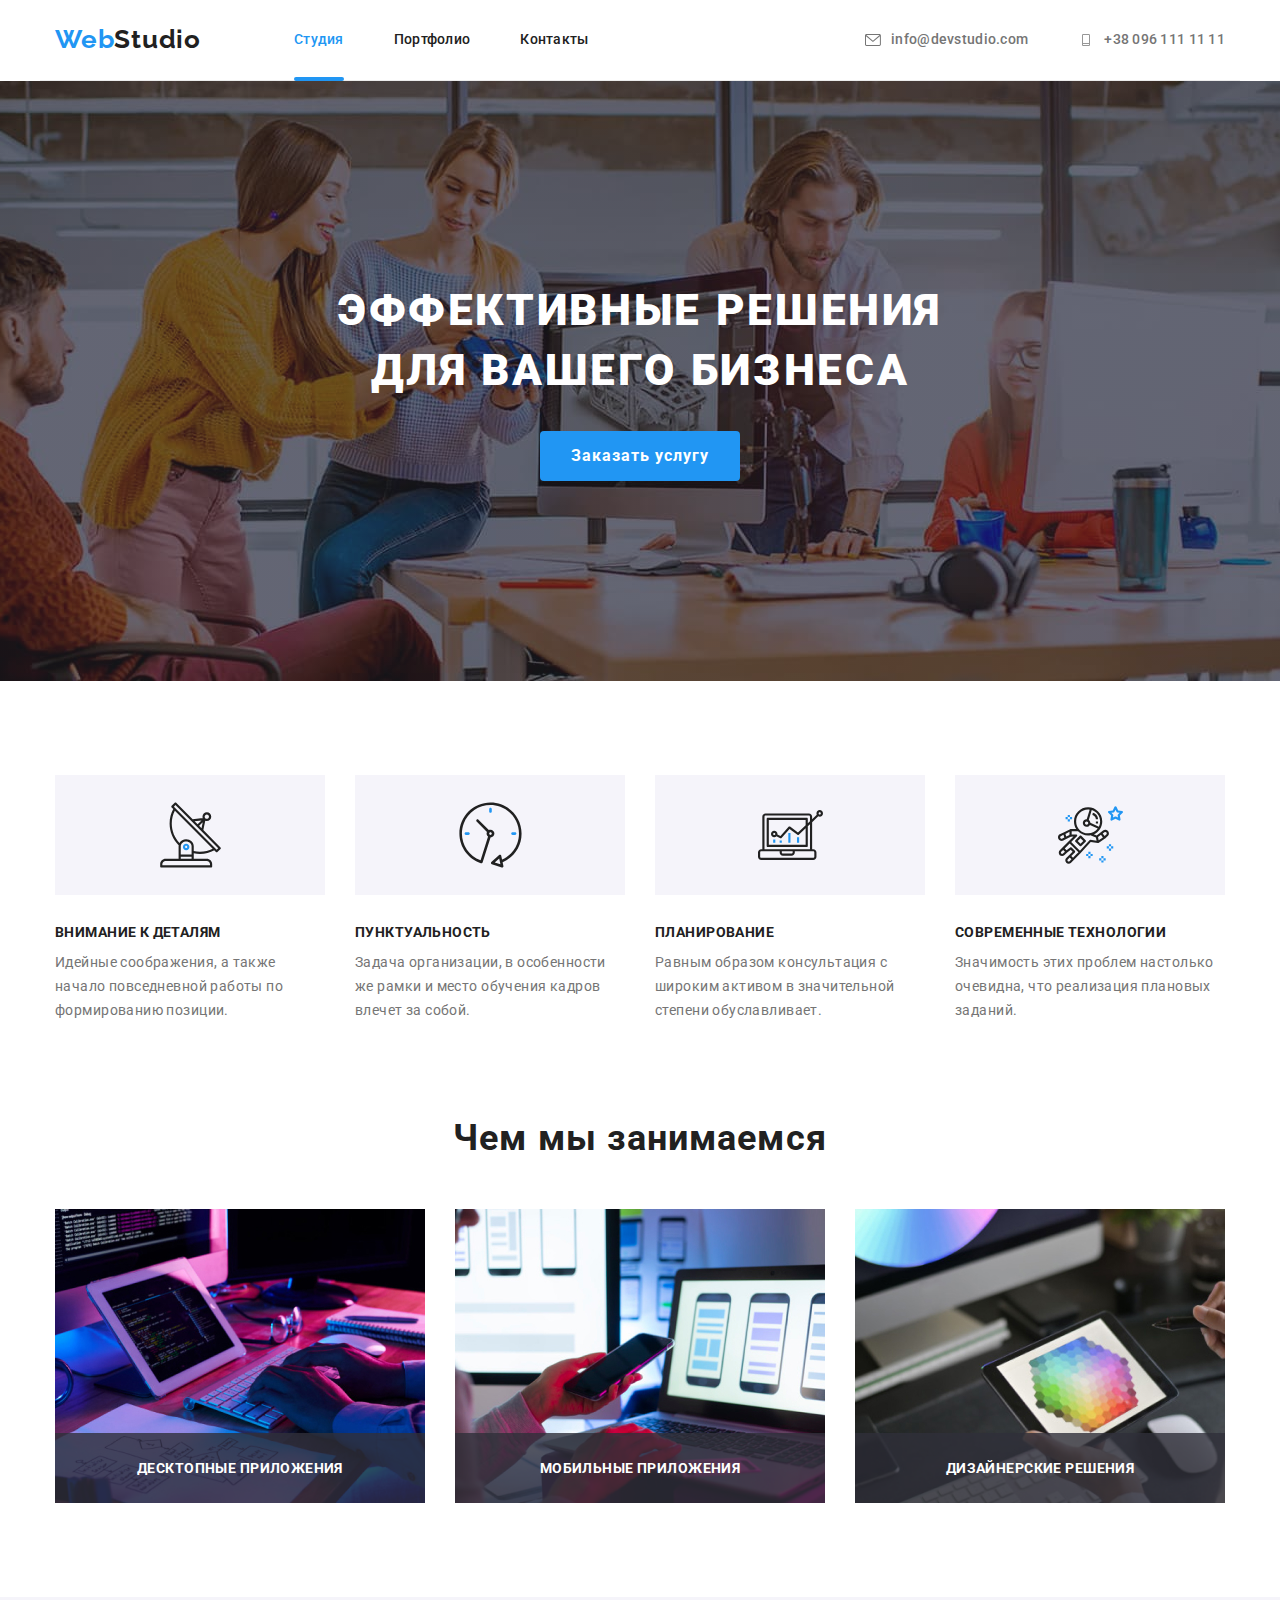
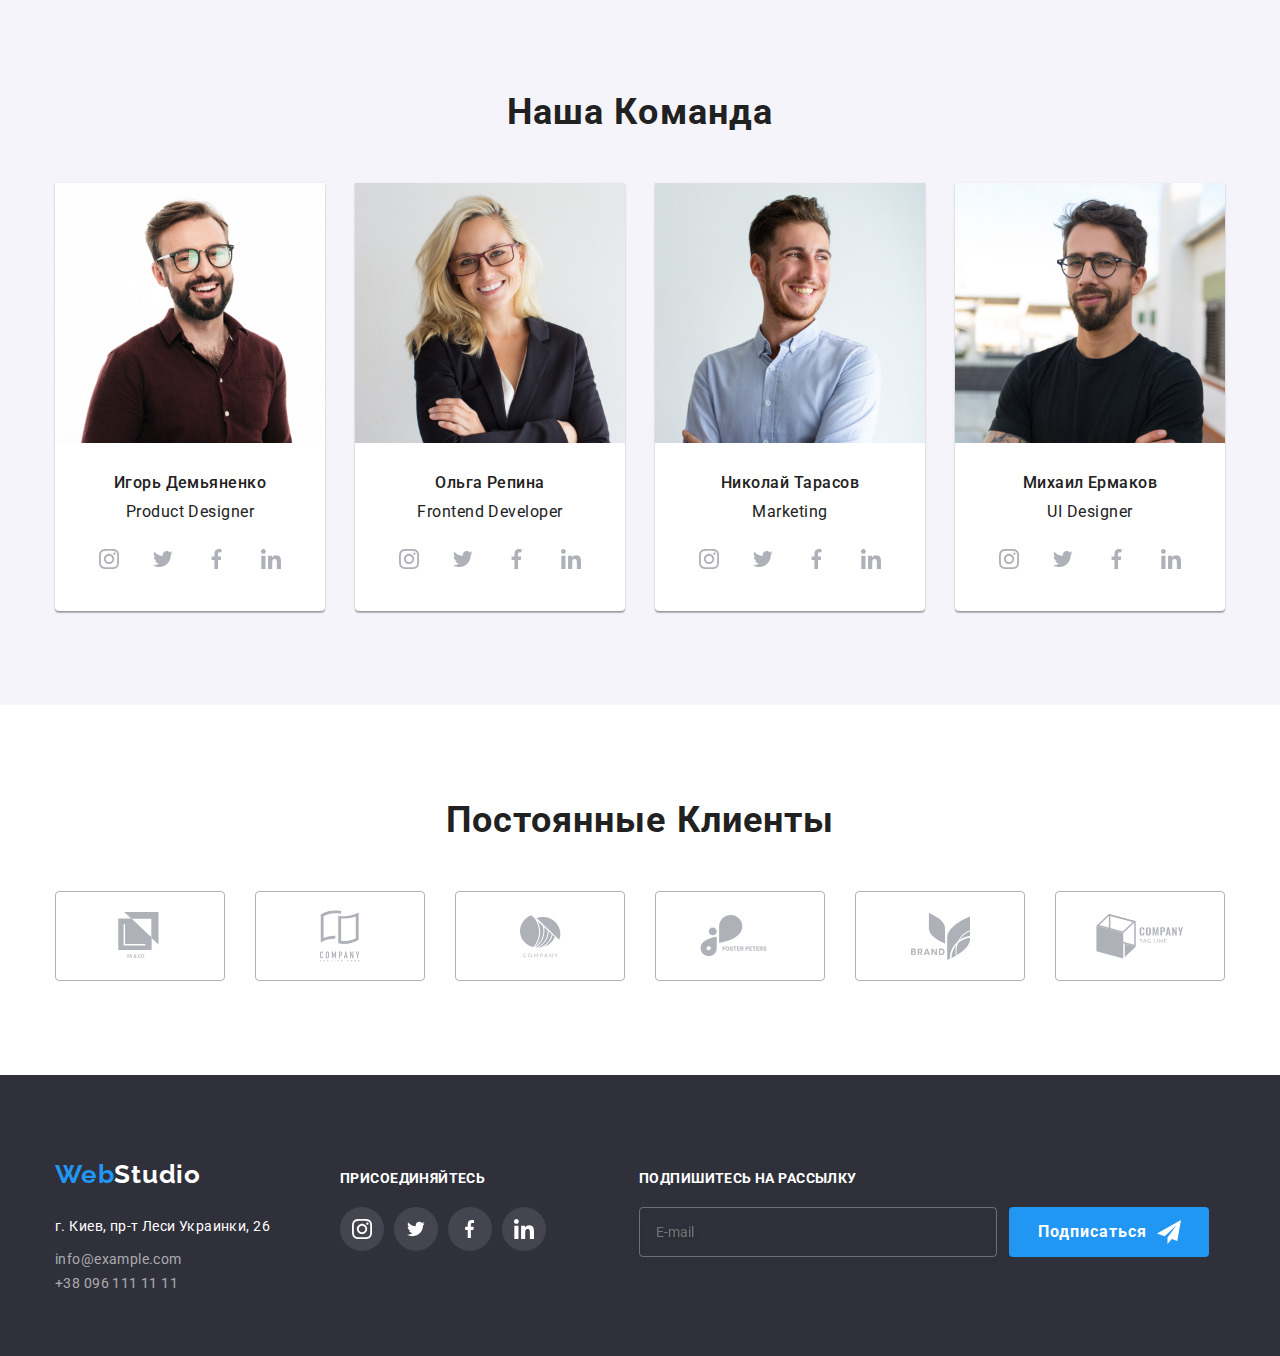
<file: index.html>
<!DOCTYPE html>
<html lang="ru">
  <head>
    <meta charset="UTF-8" />
    <meta name="viewport" content="width=device-width, initial-scale=1.0" />
    <link rel="stylesheet" href="./css/modern-normalize.css" />
    <link rel="stylesheet" href="./css/common.css" />
    <link rel="stylesheet" href="./css/main.css" />
    <link rel="preconnect" href="https://fonts.gstatic.com" />
    <link
      href="https://fonts.googleapis.com/css2?family=Raleway:wght@700&family=Roboto:wght@400;500;700;900&display=swap"
      rel="stylesheet"
    />
    <title>WebStudio</title>
  </head>
  <body>
    <!-- HEADER -->
    <header class="header">
      <div class="container header__container">
        <nav class="nav">
          <a class="logotype" href="./index.html"
            ><span class="logotype__accent-logo">Web</span>Studio</a
          >
          <ul class="nav-list">
            <li class="nav-list__item nav-list__item--current"><a href="./index.html">Студия</a></li>
            <li class="nav-list__item"><a href="./portfolio.html">Портфолио</a></li>
            <li class="nav-list__item"><a href="">Контакты</a></li>
          </ul>
        </nav>
        <ul class="contacts">
          <li class="contacts__item">
            <a href="mailto:info@devstudio.com">
              <svg class="contacts__icon" width="16px" height="12px">
                <use href="./img/icons.svg#icon-email"></use>
              </svg>
              info@devstudio.com</a
            >
          </li>
          <li class="contacts__item">
            <a href="tel:+380961111111">
              <svg class="contacts__icon" width="10px" height="16px">
                <use href="./img/icons.svg#icon-phone"></use>
              </svg>
              +38 096 111 11 11</a
            >
          </li>
        </ul>
      </div>
    </header>
    <!-- MAIN -->
    <main>
      <!--Section HERO-->
      <section class="hero">
        <div class="hero__wrap">
          <h1 class="hero__title">
            Эффективные решения <br />
            для вашего бизнеса
          </h1>
          <button class="submit-btn submit-btn--wrapper" data-open-modal>Заказать услугу</button>
          <div class="backdrop is-hidden" data-backdrop>
            <div class="modal">
              <button class="modal__close-button" data-close-modal>
                <svg width="11px" height="11px">
                  <use href="./img/icons.svg#icon-close"></use>
                </svg>
              </button>
                <h3 class="modal__title">
                  Оставьте свои данные, мы вам перезвоним
                </h3>
                <form class="modal-form">
                  <div class="modal-form__element">
                    <label for="name" class="modal-form__label">Имя</label>
                    <input
                      class="modal-form__input"
                      type="text"
                      name="name"
                      id="name"
                      autofocus
                      required
                      minlength="2"
                      maxlength="15"
                    />
                    <svg class="modal-form__icon" width="18px" height="18px">
                      <use href="./img/icons.svg#input-person"></use>
                    </svg>
                  </div>
                  <div class="modal-form">
                    <label for="tel" class="modal-form__label">Телефон</label>
                    <input
                      class="modal-form__input"
                      type="text"
                      name="tel"
                      id="tel"
                      required
                      minlength="10"
                      maxlength="10"
                    />
                    <svg class="modal-form__icon" width="18px" height="18px">
                      <use href="./img/icons.svg#input-phone"></use>
                    </svg>
                  </div>
                  <div class="modal-form">
                    <label for="email" class="modal-form__label">Почта</label>
                    <input
                      class="modal-form__input"
                      type="email"
                      name="email"
                      id="email"
                      required
                      minlength="2"
                      maxlength="15"
                    />
                    <svg class="modal-form__icon" width="18px" height="18px">
                      <use href="./img/icons.svg#input-mail"></use>
                    </svg>
                  </div>
                  <div class="modal-form">
                    <label for="comment" class="modal-form__label">Комментарий</label>
                    <textarea
                      placeholder="Введите текст"
                      class="modal-form__comment"
                      name="comment"
                      id="comment"
                    ></textarea>
                  </div>
                  <label for="conditions" class="modal-form__checkbox-label">
                    <span class="modal-form__checkbox-wrapper">
                      <input
                        class="modal-form__custom-checkbox"
                        type="checkbox"
                        name="conditions"
                        value="conditions submitted"
                        id="conditions"
                        required
                      />
                      <svg
                        class="modal-form__checkbox-icon"
                        width="16px"
                        height="15px"
                      >
                        <use href="./img/icons.svg#icon-checked"></use>
                      </svg>
                    </span>
                    <span class="modal-form__policy-text">
                      Соглашаюсь с рассылкой и принимаю
                      <span class="modal-form__policy-link">
                        <a href="/">Условия договора</a>
                      </span>
                    </span>
                  </label>
                  <div class="button-position">
                    <button class="submit-btn submit-btn--wrapper" type="submit">Отправить</button>
                  </div>
                </form>
            </div>
          </div>
        </div>
      </section>
      <!--Section features-->
      <section class="our-features">
        <h2 class="visually-hidden">Наши Особенности</h2>
        <div class="container">
          <ul class="our-features__list">
            <li class="our-features__item">
              <div class="our-features__thumb">
                <svg class="our-features__icon">
                  <use href="./img/icons.svg#icon-our-features1"></use>
                </svg>
              </div>
              <h3 class="our-features__title">Внимание к деталям</h3>
              <p class="our-features__text">
                Идейные соображения, а также начало повседневной работы по
                формированию позиции.
              </p>
            </li>
            <li class="our-features__item">
              <div class="our-features__thumb">
                <svg class="our-features__icon">
                  <use href="./img/icons.svg#icon-our-features2"></use>
                </svg>
              </div>
              <h3 class="our-features__title">Пунктуальность</h3>
              <p class="our-features__text">
                Задача организации, в особенности же рамки и место обучения
                кадров влечет за собой.
              </p>
            </li>
            <li class="our-features__item">
              <div class="our-features__thumb">
                <svg class="our-features__icon">
                  <use href="./img/icons.svg#icon-our-features3"></use>
                </svg>
              </div>
              <h3 class="our-features__title">Планирование</h3>
              <p class="our-features__text">
                Равным образом консультация с широким активом в значительной
                степени обуславливает.
              </p>
            </li>
            <li class="our-features__item">
              <div class="our-features__thumb">
                <svg class="our-features__icon">
                  <use href="./img/icons.svg#icon-our-features4"></use>
                </svg>
              </div>
              <h3 class="our-features__title">Современные технологии</h3>
              <p class="our-features__text">
                Значимость этих проблем настолько очевидна, что реализация
                плановых заданий.
              </p>
            </li>
          </ul>
        </div>
      </section>
      <!--Section WHAT DO WE DO ?-->
      <section class="we-do">
        <div class="container">
          <h2 class="we-do__title">Чем мы занимаемся</h2>
          <ul class="we-do__list">
            <li class="we-do__item">
              <img src="./img/we-do/wedo1.jpg" alt="something1" width="370" />
              <div class="we-do__text-position">
                <p class="we-do__text">Десктопные приложения</p>
              </div>
            </li>
            <li class="we-do__item">
              <img src="./img/we-do/wedo2.jpg" alt="something2" width="370" />
              <div class="we-do__text-position">
                <p class="we-do__text">Мобильные приложения</p>
              </div>
            </li>
            <li class="we-do__item">
              <img src="./img/we-do/wedo3.jpg" alt="something3" width="370" />
              <div class="we-do__text-position">
                <p class="we-do__text">Дизайнерские решения</p>
              </div>
            </li>
          </ul>
        </div>
      </section>
      <!--Section OUR TEAM-->
      <section class="our-team">
        <div class="container">
          <h2 class="our-team__title">Наша Команда</h2>
          <ul class="our-team__list">
            <li class="our-team__item">
              <img src="./img/our-team/igor.jpg" alt="photo-igor" width="270" />
              <div class="our-team__description">
                <h3 class="our-team__name">Игорь Демьяненко</h3>
                <p class="our-team__position">Product Designer</p>
                <ul class="our-team__social-list">
                  <li class="our-team__social-item">
                    <a href="./" class="our-team__social-link">
                      <svg class="our-team__social-icon" width="20px" height="20px">
                        <use href="./img/icons.svg#icon-instagram"></use>
                      </svg>
                    </a>
                  </li>
                  <li class="our-team__social-item">
                    <a href="./" class="our-team__social-link">
                      <svg class="our-team__social-icon" width="20px" height="20px">
                        <use href="./img/icons.svg#icon-twitter"></use>
                      </svg>
                    </a>
                  </li>
                  <li class="our-team__social-item">
                    <a href="./" class="our-team__social-link">
                      <svg class="our-team__social-icon" width="20px" height="20px">
                        <use href="./img/icons.svg#icon-facebook"></use>
                      </svg>
                    </a>
                  </li>
                  <li class="our-team__social-item">
                    <a href="./" class="our-team__social-link">
                      <svg class="our-team__social-icon" width="20px" height="20px">
                        <use href="./img/icons.svg#icon-linkedin"></use>
                      </svg>
                    </a>
                  </li>
                </ul>
              </div>
            </li>
            <li class="our-team__item">
              <img src="./img/our-team/olga.jpg" alt="photo-olga" width="270" />
              <div class="our-team__description">
                <h3 class="our-team__name">Ольга Репина</h3>
                <p class="our-team__position">Frontend Developer</p>
                <ul class="our-team__social-list">
                  <li class="our-team__social-item">
                    <a href="./" class="our-team__social-link">
                      <svg class="our-team__social-icon" width="20px" height="20px">
                        <use href="./img/icons.svg#icon-instagram"></use>
                      </svg>
                    </a>
                  </li>
                  <li class="our-team__social-item">
                    <a href="./" class="our-team__social-link">
                      <svg class="our-team__social-icon" width="20px" height="20px">
                        <use href="./img/icons.svg#icon-twitter"></use>
                      </svg>
                    </a>
                  </li>
                  <li class="our-team__social-item">
                    <a href="./" class="our-team__social-link">
                      <svg class="our-team__social-icon" width="20px" height="20px">
                        <use href="./img/icons.svg#icon-facebook"></use>
                      </svg>
                    </a>
                  </li>
                  <li class="our-team__social-item">
                    <a href="./" class="our-team__social-link">
                      <svg class="our-team__social-icon" width="20px" height="20px">
                        <use href="./img/icons.svg#icon-linkedin"></use>
                      </svg>
                    </a>
                  </li>
                </ul>
              </div>
            </li>
            <li class="our-team__item">
              <img
                src="./img/our-team/nikolai.jpg"
                alt="photo-nikolai"
                width="270"
              />
              <div class="our-team__description">
                <h3 class="our-team__name">Николай Тарасов</h3>
                <p class="our-team__position">Marketing</p>
                <ul class="our-team__social-list">
                  <li class="our-team__social-item">
                    <a href="./" class="our-team__social-link">
                      <svg class="our-team__social-icon" width="20px" height="20px">
                        <use href="./img/icons.svg#icon-instagram"></use>
                      </svg>
                    </a>
                  </li>
                  <li class="our-team__social-item">
                    <a href="./" class="our-team__social-link">
                      <svg class="our-team__social-icon" width="20px" height="20px">
                        <use href="./img/icons.svg#icon-twitter"></use>
                      </svg>
                    </a>
                  </li>
                  <li class="our-team__social-item">
                    <a href="./" class="our-team__social-link">
                      <svg class="our-team__social-icon" width="20px" height="20px">
                        <use href="./img/icons.svg#icon-facebook"></use>
                      </svg>
                    </a>
                  </li>
                  <li class="our-team__social-item">
                    <a href="./" class="our-team__social-link">
                      <svg class="our-team__social-icon" width="20px" height="20px">
                        <use href="./img/icons.svg#icon-linkedin"></use>
                      </svg>
                    </a>
                  </li>
                </ul>
              </div>
            </li>
            <li class="our-team__item">
              <img
                src="./img/our-team/mikhail.jpg"
                alt="photo-mikhail"
                width="270"
              />
              <div class="our-team__description">
                <h3 class="our-team__name">Михаил Ермаков</h3>
                <p class="our-team__position">UI Designer</p>
                <ul class="our-team__social-list">
                  <li class="our-team__social-item">
                    <a href="./" class="our-team__social-link">
                      <svg class="our-team__social-icon" width="20px" height="20px">
                        <use href="./img/icons.svg#icon-instagram"></use>
                      </svg>
                    </a>
                  </li>
                  <li class="our-team__social-item">
                    <a href="./" class="our-team__social-link">
                      <svg class="our-team__social-icon" width="20px" height="20px">
                        <use href="./img/icons.svg#icon-twitter"></use>
                      </svg>
                    </a>
                  </li>
                  <li class="our-team__social-item">
                    <a href="./" class="our-team__social-link">
                      <svg class="our-team__social-icon" width="20px" height="20px">
                        <use href="./img/icons.svg#icon-facebook"></use>
                      </svg>
                    </a>
                  </li>
                  <li class="our-team__social-item">
                    <a href="./" class="our-team__social-link">
                      <svg class="our-team__social-icon" width="20px" height="20px">
                        <use href="./img/icons.svg#icon-linkedin"></use>
                      </svg>
                    </a>
                  </li>
                </ul>
              </div>
            </li>
          </ul>
        </div>
      </section>
      <!-- Regular Customers -->
      <section class="customer">
        <div class="container">
          <h2 class="customer__title">Постоянные Клиенты</h2>
          <ul class="customer__list">
            <li class="customer__item">
              <a class="customer__link" href=""
                ><svg class="customer__icon" width="45px" height="49px">
                  <use href="./img/icons.svg#icon-logo1"></use>
                </svg>
              </a>
            </li>
            <li class="customer__item">
              <a class="customer__link" href=""
                ><svg class="customer__icon" width="40px" height="52px">
                  <use href="./img/icons.svg#icon-logo2"></use>
                </svg>
              </a>
            </li>
            <li class="customer__item">
              <a class="customer__link" href="">
                <svg class="customer__icon" width="41px" height="43px">
                  <use href="./img/icons.svg#icon-logo3"></use>
                </svg>
              </a>
            </li>
            <li class="customer__item">
              <a class="customer__link" href="">
                <svg class="customer__icon" width="80px" height="42px">
                  <use href="./img/icons.svg#icon-logo4"></use>
                </svg>
              </a>
            </li>
            <li class="customer__item">
              <a class="customer__link" href="">
                <svg class="customer__icon" width="59px" height="47px">
                  <use href="./img/icons.svg#icon-logo5"></use>
                </svg>
              </a>
            </li>
            <li class="customer__item">
              <a class="customer__link" href="">
                <svg class="customer__icon" width="88px" height="45px">
                  <use href="./img/icons.svg#icon-logo6"></use>
                </svg>
              </a>
            </li>
          </ul>
        </div>
      </section>
    </main>
    <!-- FOOTER -->
    <footer class="footer">
      <div class="container">
        <div class="footer__content">
          <a class="logotype" href="./index.html"
            ><span class="logotype__accent-logo">Web</span>Studio</a
          >
          <address class="footer__address">
            <p>г. Киев, пр-т Леси Украинки, 26</p>
            <a class="footer__contact" href="mailto:info@example.com"
              >info@example.com</a
            >
            <a class="footer__contact" href="tel:+380961111111"
              >+38 096 111 11 11</a
            >
          </address>
        </div>
        <div class="footer__social">
          <h2 class="footer__social-title">ПРИСОЕДИНЯЙТЕСЬ</h2>
          <ul class="footer__socials-list">
            <li class="footer__socials-item">
              <a href=""
                ><svg width="20px" height="20px">
                  <use href="./img/icons.svg#icon-instagram"></use>
                </svg>
              </a>
            </li>
            <li class="footer__socials-item">
              <a href=""
                ><svg width="20px" height="16px">
                  <use href="./img/icons.svg#icon-twitter"></use>
                </svg>
              </a>
            </li>
            <li class="footer__socials-item">
              <a href=""
                ><svg width="10px" height="20px">
                  <use href="./img/icons.svg#icon-facebook"></use>
                </svg>
              </a>
            </li>
            <li class="footer__socials-item">
              <a href=""
                ><svg width="20px" height="20px">
                  <use href="./img/icons.svg#icon-linkedin"></use>
                </svg>
              </a>
            </li>
          </ul>
        </div>
        <form class="footer__form">
          <h2 class="footer__social-title">Подпишитесь на рассылку</h2>
          <div class="footer__label">
            <label for="footer__form"></label>
            <div class="footer__form-position">
              <input
                class="footer__input"
                type="email"
                id="footer__form"
                name="email"
                placeholder="E-mail"
                required
              />
              <div class="footer__button-wrapper">
                <button type="submit" class="submit-btn submit-btn--footer">
                  Подписаться
                  <svg class="footer__icon-send" width="24px" height="24px">
                    <use href="./img/icons.svg#footer__icon-send"></use>
                  </svg>
                </button>
              </div>
            </div>
          </div>
        </form>
      </div>
    </footer>
    <script src="./js/modal.js"></script>
  </body>
</html>
</file>
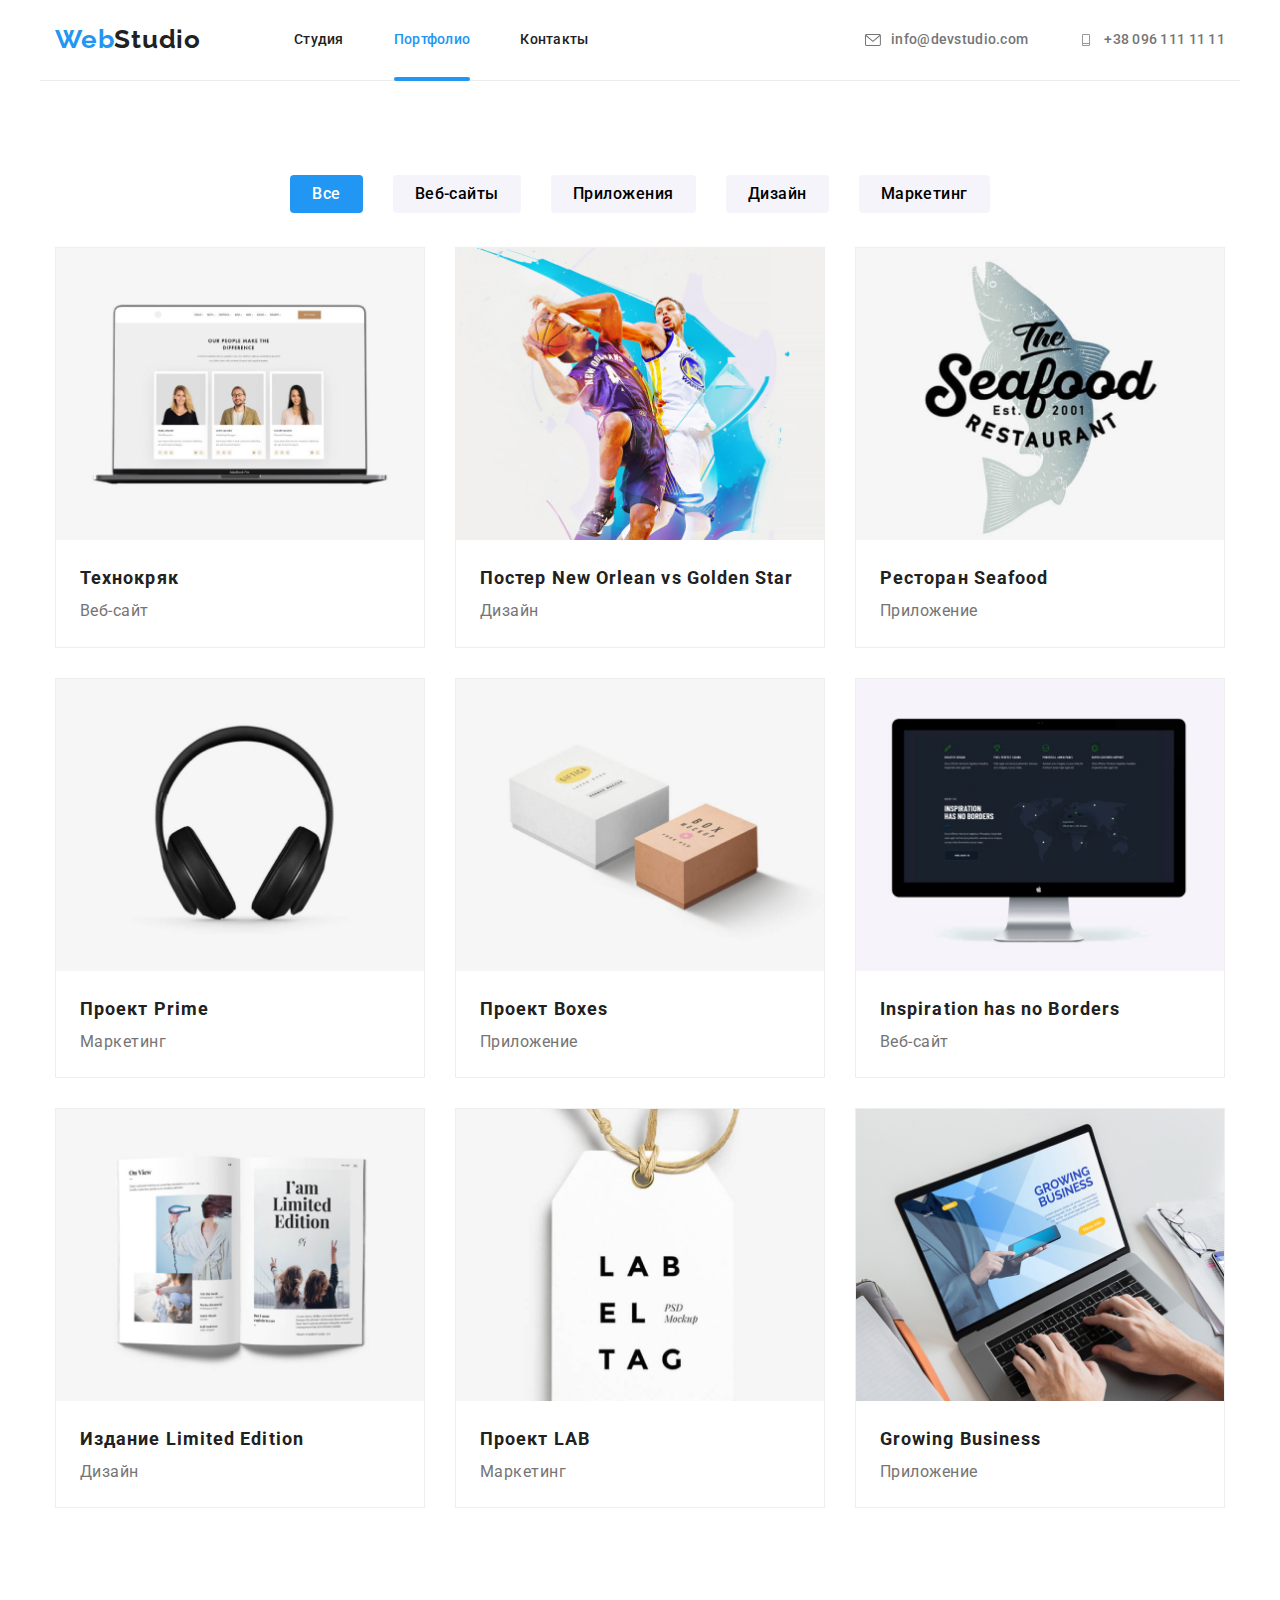
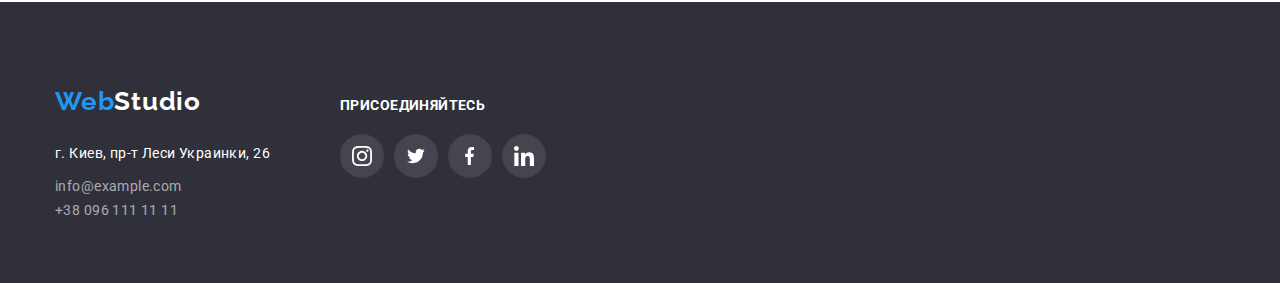
<file: portfolio.html>
<!DOCTYPE html>
<html lang="ru">
  <head>
    <meta charset="UTF-8" />
    <meta name="viewport" content="width=device-width, initial-scale=1.0" />
    <title>Портфолио</title>
    <link rel="stylesheet" href="./css/modern-normalize.css" />
    <link rel="stylesheet" href="./css/common.css" />
    <link rel="stylesheet" href="./css/portfolio.css" />
    <link rel="preconnect" href="https://fonts.gstatic.com" />
    <link
      href="https://fonts.googleapis.com/css2?family=Raleway:wght@700&family=Roboto:wght@400;500;700;900&display=swap"
      rel="stylesheet"
    />
  </head>
  <body>
    <!-- Header -->
    <header class="header">
      <div class="container header__container">
        <nav class="nav">
          <a class="logotype" href="./index.html"
            ><span class="logotype__accent-logo">Web</span>Studio</a
          >
          <ul class="nav-list">
            <li class="nav-list__item"><a href="./index.html">Студия</a></li>
            <li class="nav-list__item nav-list__item--current">
              <a href="./portfolio.html">Портфолио</a>
            </li>
            <li class="nav-list__item"><a href="">Контакты</a></li>
          </ul>
        </nav>
        <ul class="contacts">
          <li class="contacts__item">
            <a href="mailto:info@devstudio.com">
              <svg class="contacts__icon" width="16px" height="12px">
                <use href="./img/icons.svg#icon-email"></use>
              </svg>
              info@devstudio.com</a
            >
          </li>
          <li class="contacts__item">
            <a href="tel:+380961111111">
              <svg class="contacts__icon" width="10px" height="16px">
                <use href="./img/icons.svg#icon-phone"></use>
              </svg>
              +38 096 111 11 11</a
            >
          </li>
        </ul>
      </div>
    </header>
    <main>
      <!-- Our Portfolio Section-->
      <section class="portfolio__wrap">
        <div class="container">
          <h1 class="visually-hidden">наше портфолио</h1>
          <ul class="portfolio">
            <li class="portfolio__item">
              <button class="portfolio__button portfolio__button--current">Все</button>
            </li>
            <li class="portfolio__item">
              <button class="portfolio__button">Веб-сайты</button>
            </li>
            <li class="portfolio__item">
              <button class="portfolio__button">Приложения</button>
            </li>
            <li class="portfolio__item">
              <button class="portfolio__button">Дизайн</button>
            </li>
            <li class="portfolio__item">
              <button class="portfolio__button">Маркетинг</button>
            </li>
          </ul>
        </div>
      </section>
      <section class="project__wrap">
        <div class="container">
          <ul class="project__list">
            <li class="project__item">
              <a href=""
                ><div class="project__thumb">
                  <img
                    src="./img/portfolio/notebook.jpg"
                    alt="notebook"
                    width="370"
                  />
                  <div class="project__thumb-text">
                    Технокряк это современная площадка распространения
                    коронавируса. Компании используют эту платформу для
                    цифрового шпионажа и атак на защищённые сервера конкурентов.
                  </div>
                </div>
                <div class="project__description">
                  <h2 class="project__name">Технокряк</h2>
                  <p class="project__work-type">Веб-сайт</p>
                </div></a
              >
            </li>
            <li class="project__item">
              <a href=""
                ><div class="project__thumb">
                  <img
                    src="./img/portfolio/basketballplayers.jpg"
                    alt="basketball-players"
                    width="370"
                  />
                  <div class="project__thumb-text">
                    Технокряк это современная площадка распространения
                    коронавируса. Компании используют эту платформу для
                    цифрового шпионажа и атак на защищённые сервера конкурентов.
                  </div>
                </div>
                <div class="project__description">
                  <h2 class="project__name">
                    Постер New Orlean vs Golden Star
                  </h2>
                  <p class="project__work-type">Дизайн</p>
                </div></a
              >
            </li>
            <li class="project__item">
              <a href="">
                <div class="project__thumb">
                  <img
                    src="./img/portfolio/seafood.jpg "
                    alt="label seafood"
                    width="370"
                  />
                  <div class="project__thumb-text">
                    Технокряк это современная площадка распространения
                    коронавируса. Компании используют эту платформу для
                    цифрового шпионажа и атак на защищённые сервера конкурентов.
                  </div>
                </div>
                <div class="project__description">
                  <h2 class="project__name">Ресторан Seafood</h2>
                  <p class="project__work-type">Приложение</p>
                </div>
              </a>
            </li>
            <li class="project__item">
              <a href="">
                <div class="project__thumb">
                  <img
                    src="./img/portfolio/earphones.jpg"
                    alt="earphones"
                    width="370"
                  />
                  <div class="project__thumb-text">
                    Технокряк это современная площадка распространения
                    коронавируса. Компании используют эту платформу для
                    цифрового шпионажа и атак на защищённые сервера конкурентов.
                  </div>
                </div>
                <div class="project__description">
                  <h2 class="project__name">Проект Prime</h2>
                  <p class="project__work-type">Маркетинг</p>
                </div>
              </a>
            </li>
            <li class="project__item">
              <a href="">
                <div class="project__thumb">
                  <img
                    src="./img/portfolio/gift-boxes.jpg"
                    alt="gift boxes"
                    width="370"
                  />
                  <div class="project__thumb-text">
                    Технокряк это современная площадка распространения
                    коронавируса. Компании используют эту платформу для
                    цифрового шпионажа и атак на защищённые сервера конкурентов.
                  </div>
                </div>
                <div class="project__description">
                  <h2 class="project__name">Проект Boxes</h2>
                  <p class="project__work-type">Приложение</p>
                </div>
              </a>
            </li>
            <li class="project__item">
              <a href="">
                <div class="project__thumb">
                  <img src="./img/portfolio/pc.jpg" alt="pc" width="370" />
                  <div class="project__thumb-text">
                    Технокряк это современная площадка распространения
                    коронавируса. Компании используют эту платформу для
                    цифрового шпионажа и атак на защищённые сервера конкурентов.
                  </div>
                </div>
                <div class="project__description">
                  <h2 class="project__name">Inspiration has no Borders</h2>
                  <p class="project__work-type">Веб-сайт</p>
                </div>
              </a>
            </li>
            <li class="project__item">
              <a href="">
                <div class="project__thumb">
                  <img
                    src="./img/portfolio/magazine.jpg"
                    alt="magazine"
                    width="370"
                  />
                  <div class="project__thumb-text">
                    Технокряк это современная площадка распространения
                    коронавируса. Компании используют эту платформу для
                    цифрового шпионажа и атак на защищённые сервера конкурентов.
                  </div>
                </div>
                <div class="project__description">
                  <h2 class="project__name">Издание Limited Edition</h2>
                  <p class="project__work-type">Дизайн</p>
                </div>
              </a>
            </li>
            <li class="project__item">
              <a href="">
                <div class="project__thumb">
                  <img
                    src="./img/portfolio/label-tag.jpg"
                    alt="label tag"
                    width="370"
                  />
                  <div class="project__thumb-text">
                    Технокряк это современная площадка распространения
                    коронавируса. Компании используют эту платформу для
                    цифрового шпионажа и атак на защищённые сервера конкурентов.
                  </div>
                </div>
                <div class="project__description">
                  <h2 class="project__name">Проект LAB</h2>
                  <p class="project__work-type">Маркетинг</p>
                </div>
              </a>
            </li>
            <li class="project__item">
              <a href="">
                <div class="project__thumb">
                  <img
                    src="./img/portfolio/notebook-typing.jpg"
                    alt="notebook typing"
                    width="370"
                  />
                  <div class="project__thumb-text">
                    Технокряк это современная площадка распространения
                    коронавируса. Компании используют эту платформу для
                    цифрового шпионажа и атак на защищённые сервера конкурентов.
                  </div>
                </div>
                <div class="project__description">
                  <h2 class="project__name">Growing Business</h2>
                  <p class="project__work-type">Приложение</p>
                </div>
              </a>
            </li>
          </ul>
        </div>
      </section>
    </main>
    <footer class="footer">
      <div class="container">
        <div class="footer__content">
          <a class="logotype" href="./index.html"
            ><span class="logotype__accent-logo">Web</span>Studio</a
          >
          <address class="footer__address">
            <p>г. Киев, пр-т Леси Украинки, 26</p>
            <a class="footer__contact" href="mailto:info@example.com"
              >info@example.com</a
            >
            <a class="footer__contact" href="tel:+380961111111"
              >+38 096 111 11 11</a
            >
          </address>
        </div>
        <div class="footer__social">
          <h2 class="footer__social-title">ПРИСОЕДИНЯЙТЕСЬ</h2>
          <ul class="footer__socials-list">
            <li class="footer__socials-item">
              <a href=""
                ><svg width="20px" height="20px">
                  <use href="./img/icons.svg#icon-instagram"></use>
                </svg>
              </a>
            </li>
            <li class="footer__socials-item">
              <a href=""
                ><svg width="20px" height="16px">
                  <use href="./img/icons.svg#icon-twitter"></use>
                </svg>
              </a>
            </li>
            <li class="footer__socials-item">
              <a href=""
                ><svg width="10px" height="20px">
                  <use href="./img/icons.svg#icon-facebook"></use>
                </svg>
              </a>
            </li>
            <li class="footer__socials-item">
              <a href=""
                ><svg width="20px" height="20px">
                  <use href="./img/icons.svg#icon-linkedin"></use>
                </svg>
              </a>
            </li>
          </ul>
        </div>
      </div>
    </footer>
  </body>
</html>
</file>
<file: css/common.css>
/* footer */

:root {
  --main: rgba(33, 33, 33, 1);
  --secondary: rgba(117, 117, 117, 1);
  --background-main: #ffffff;
  --background-secondary: #f5f4fa;
  --dark-background: rgba(47, 48, 58, 1);
  --blue: rgba(33, 150, 243, 1);
  --white: rgba(255, 255, 255, 1);
  --email-phone: rgba(255, 255, 255, 0.6);
  --btn-boxshadow: rgba(0, 0, 0, 0.15);
  --main-logo: rgba(175, 177, 184, 1);
  --item-set-gap: 30px;
  --button-background: rgba(245, 244, 250, 1);
  --hero-backdrop: rgba(0, 0, 0, 0.2);
  --timing-function: cubic-bezier(0.4, 0, 0.2, 1);
  --transiton-duration-time: 250ms;
}

body {
  font-family: 'Roboto', sans-serif;
  color: var(--main);
  background-color: var(--background-main);
}

.visually-hidden {
  position: absolute;
  width: 1px;
  height: 1px;
  margin: -1px;
  border: 0;
  padding: 0;
  white-space: nowrap;
  clip-path: inset(100%);
  clip: rect(0 0 0 0);
  overflow: hidden;
}

.container {
  max-width: 1200px;
  padding: 0 15px;
  margin: 0 auto;
}

/* header */

.header__container {
  font-weight: 500;
  font-size: 14px;
  line-height: 1.14;
  letter-spacing: 0.02em;

  display: flex;
  align-items: center;
  justify-content: space-between;

  border-bottom: 1px solid #ececec;
}

.logotype__accent-logo,
.nav-list__item--current {
  color: var(--blue);
}

.nav {
  display: flex;
  align-items: center;
  justify-content: flex-start;
}

.logotype {
  display: block;
  padding-top: 24px;
  padding-bottom: 25px;
}

.nav-list {
  display: flex;
  align-items: center;
  justify-content: flex-start;
  margin-left: 93px;
}

.nav-list a {
  display: block;
  padding-top: 32px;
  padding-bottom: 32px;

  transition-property: color;
  transition-duration: var(--transiton-duration-time);
  transition-timing-function: var(--timing-function);
}

.nav-list__item {
  transition-property: color;
  transition-duration: var(--transiton-duration-time);
  transition-timing-function: var(--timing-function);
}

.nav-list__item:not(:first-child) {
  margin-left: 50px;
}

.nav-list__item--current:not(:first-child) {
  margin-left: 50px;
}

.nav-list__item--current {
  position: relative;
}

.nav-list__item--current::after {
  padding: 0;
  margin: 0;
  content: '';
  position: absolute;
  left: 0;
  bottom: -1.06px;

  width: 100%;
  height: 4px;
  background: var(--blue);
  border-radius: 2px;
}

.nav-list__item a:hover,
.nav-list a:focus,
.contacts__item a:hover,
.contacts a:focus {
  color: var(--blue);
}

.contacts {
  display: flex;
  align-items: center;
  justify-content: flex-end;
}

.contacts a {
  display: flex;
  align-items: center;

  transition-property: color;
  transition-duration: var(--transiton-duration-time);
  transition-timing-function: var(--timing-function);
}

.contacts__icon {
  width: 16px;
  height: 12px;
  margin-right: 10px;
  cursor: pointer;
  fill: currentColor;
}

.contacts__item {
  color: var(--secondary);
  display: flex;
  align-items: center;

  transition-property: color;
  transition-duration: var(--transiton-duration-time);
  transition-timing-function: var(--timing-function);
}

.contacts__item:nth-child(2) {
  margin-left: 50px;
}

/* footer */

.footer {
  background-color: var(--dark-background);
  font-weight: 400;
  font-size: 14px;
  line-height: 1.71;
  letter-spacing: 0.03em;
  color: var(--white);
  padding: 60px 0;
}

.footer .container {
  display: flex;
  align-items: baseline;
}

.logotype {
  font-family: 'Raleway', sans-serif;
  font-weight: 700;
  font-size: 26px;
  line-height: 1.19;
  letter-spacing: 0.03em;
}

.logotype--footer {
  color: var(--main);
}

.footer__address {
  display: flex;
  flex-direction: column;
  align-items: flex-start;
}

.footer__contact:nth-child(1) {
  margin-top: 9px;
}

.footer__contact:nth-child(2) {
  margin-top: 9px;
}

.footer__contact {
  /* margin-top: 9px; */
  color: rgba(255, 255, 255, 0.6);

  transition-property: color;
  transition-duration: var(--transiton-duration-time);
  transition-timing-function: var(--timing-function);
}

.footer__contact:hover,
.footer__contact:focus {
  color: var(--blue);
}

.footer__social-title {
  font-weight: 700;
  font-size: 14px;
  line-height: 1.14;
  letter-spacing: 0.03em;
  text-transform: uppercase;
  color: var(--white);

  text-align: left;
}

.footer__social {
  margin-left: 70px;
}

.footer__socials-list {
  display: flex;
  margin-top: 20px;
}

.footer__socials-item {
  border-radius: 50%;
  background-color: rgba(255, 255, 255, 0.1);

  transition-property: background-color;
  transition-duration: var(--transiton-duration-time);
  transition-timing-function: var(--timing-function);
}

.footer__socials-item:not(:first-child) {
  margin-left: 10px;
}

.footer__socials-item a {
  width: 44px;
  height: 44px;

  display: flex;
  justify-content: center;
  align-items: center;

  border-radius: 50%;

  fill: var(--white);

  transition-property: background-color;
  transition-duration: var(--transiton-duration-time);
  transition-timing-function: var(--timing-function);
}

.footer__socials-item svg {
  fill: currentColor;
}

.footer__socials-item a:hover,
.footer__socials-item a:focus {
  background-color: var(--blue);
}

/* BACKDROP */

.backdrop {
  position: fixed;
  top: 0;
  left: 0;
  z-index: 999;

  width: 100%;
  height: 100%;

  background-color: var(--hero-backdrop);

  transform: scale(1);
  transition-property: visibility opacity pointer-events transform;
  transition-duration: var(--transiton-duration-time);
  transition-timing-function: var(--timing-function);
}

.backdrop.is-hidden {
  transform: scale(0);
  opacity: 0;
  pointer-events: none;
  visibility: hidden;
}

.modal {
  position: absolute;
  top: 50%;
  left: 50%;
  transform: translate(-50%, -50%);

  width: 528px;
  height: 581px;
  padding: 40px;

  text-align: justify;
  color: var(--main);
  background-color: var(--white);
  box-shadow: 0px 1px 3px rgba(0, 0, 0, 0.12), 0px 1px 1px rgba(0, 0, 0, 0.14),
    0px 2px 1px rgba(0, 0, 0, 0.2);
  border-radius: 4px;
}

.modal__close-button {
  position: absolute;
  top: 8px;
  right: 8px;

  width: 30px;
  height: 30px;

  border-radius: 50%;
  border: 1px solid rgba(0, 0, 0, 0.1);

  fill: var(--main);
  background-color: var(--white);

  transition-property: border, fill;
  transition-duration: var(--transiton-duration-time);
  transition-timing-function: var(--timing-function);
}

.modal__close-button:hover,
.modal__close-button:focus {
  border: 1px solid var(--blue);
  cursor: pointer;
  fill: var(--blue);
}

.modal__title {
  font-weight: 700;
  font-size: 20px;
  line-height: 1.15;
  letter-spacing: 0.03em;

  text-align: center;
}

.modal-form {
  display: flex;
  flex-direction: column;
  justify-content: center;
}

.modal-form__element {
  position: relative;
  display: flex;
  flex-direction: column;
  margin-top: 12px;
}

.modal-form:not(:first-child) {
  position: relative;
  margin-top: 10px;
}

.modal-form__label {
  margin-bottom: 4px;

  color: var(--secondary);
  font-weight: 400;
  font-size: 12px;
  line-height: 1.17;
  letter-spacing: 0.01em;
}

.modal-form__input {
  height: 40px;
  width: 100%;
  padding: 14px 15px 14px 42px;

  border-radius: 4px;
  border: 1px solid rgba(33, 33, 33, 0.2);

  transition-property: outline-color;
  transition-duration: var(--transiton-duration-time);
  transition-timing-function: var(--timing-function);
}

.modal-form__icon {
  position: absolute;
  top: 50%;
  left: 12px;
  display: flex;

  transition-property: fill;
  transition-duration: var(--transiton-duration-time);
  transition-timing-function: var(--timing-function);
}

.modal-form__input:focus,
.modal-form__comment:focus {
  outline-color: var(--blue);
}

.modal-form__input:focus + .modal-form__icon {
  fill: var(--blue);
}

.modal-form__comment {
  padding: 12px 16px;
  height: 120px;
  resize: none;
  border-radius: 4px;
  border: 1px solid rgba(33, 33, 33, 0.2);

  transition-property: outline-color;
  transition-duration: var(--transiton-duration-time);
  transition-timing-function: var(--timing-function);
}

.modal-form__checkbox-label {
  display: flex;
  justify-content: center;
  align-items: center;
  margin-top: 20px;
}

.modal-form__checkbox-wrapper {
  position: relative;
  margin-right: 8px;
}

.modal-form__custom-checkbox {
  display: block;
  width: 16px;
  height: 15px;
  appearance: none;
  border: 2px solid var(--main);
  border-radius: 1px;
}

.modal-form__custom-checkbox:focus,
.modal-form__custom-checkbox:hover {
  border: 2px solid var(--blue);
  outline: transparent;
}

.modal-form__policy-text {
  color: var(--secondary);
  font-weight: 400;
  font-size: 14px;
  line-height: 1.71;
  letter-spacing: 0.03em;
}

.modal-form__policy-link {
  color: var(--blue);
  text-decoration: underline;
}

.modal-form__custom-checkbox:checked {
  fill: currentColor;
  background-color: var(--blue);
  border: none;
}

.modal-form__custom-checkbox:checked + .modal-form__checkbox-icon {
  fill: var(--white);
}

.modal-form__checkbox-icon {
  fill: var(--white);
  position: absolute;
  top: 50%;
  left: 50%;
  transform: translate(-50%, -50%);
  width: 11px;
  height: 8px;
}

.submit-btn {
  display: block;

  width: 200px;
  height: 50px;

  font-weight: 700;
  font-size: 16px;
  line-height: 1.87;
  text-align: center;
  letter-spacing: 0.06em;
  background-color: var(--blue);

  box-shadow: 0px 4px 4px var(--btn-boxshadow-color);
  border-radius: 4px;
  color: var(--white);
  cursor: pointer;
}

.submit-btn--wrapper {
  margin-left: auto;
  margin-right: auto;
  margin-top: 30px;
}

.footer__form {
  margin-left: 93px;
}

.footer__label {
  margin-top: 20px;
}

.footer__input {
  padding: 15px 16px;
  margin-right: 12px;
  width: 358px;
  height: 50px;

  color: var(--white);

  border: 1px solid rgba(255, 255, 255, 0.3);
  box-sizing: border-box;
  filter: drop-shadow(0px 4px 4px rgba(0, 0, 0, 0.15));
  border-radius: 4px;

  background-color: inherit;
}

.footer__form-position {
  display: flex;
  flex-direction: row;
}

.footer__button-wrapper {
  position: relative;
}

.submit-btn {
  display: block;

  width: 200px;
  height: 50px;

  font-weight: 700;
  font-size: 16px;
  line-height: 1.87;
  text-align: center;
  letter-spacing: 0.06em;
  background-color: var(--blue);

  box-shadow: 0px 4px 4px var(--btn-boxshadow-color);
  border-radius: 4px;
  color: var(--white);
  cursor: pointer;
}

.submit-btn--footer {
  padding-left: 29px;
  padding-right: 62px;
  text-align: start;
}

.footer__icon-send {
  position: absolute;
  top: 13px;
  right: 28px;
}
</file>
<file: css/main.css>
/* section hero */
.hero {
  position: relative;

  padding: 200px 0 280px 0;

  background-image: linear-gradient(
      to right,
      rgba(47, 48, 58, 0.4),
      rgba(47, 48, 58, 0.4)
    ),
    url(../img/main/hero-background.jpg);
  background-repeat: no-repeat;

  height: 600px;
  max-width: 1600px;
  background-size: cover;
  background-position: center;
  text-align: center;
  color: var(--white);
}

.hero__wrap {
  margin-left: auto;
  margin-right: auto;
}

.hero__title {
  font-weight: 900;
  font-size: 44px;
  line-height: 1.36;
  text-align: center;
  letter-spacing: 0.06em;
  text-transform: uppercase;
}

.hero__order-btn {
  display: block;

  padding: 10px 32px;
  margin-top: 30px;
  margin-left: auto;
  margin-right: auto;

  font-weight: 700;
  font-size: 16px;
  line-height: 1.87;
  text-align: center;
  letter-spacing: 0.06em;
  background-color: var(--blue);

  box-shadow: 0px 4px 4px var(--btn-boxshadow-color);
  border-radius: 4px;
  color: var(--white);
  cursor: pointer;
}

/* section out features */
.our-features {
  padding-top: 94px;
}

.our-features__list {
  display: flex;
  align-items: center;
  justify-content: space-between;
}

.our-features__thumb {
  height: 120px;

  display: flex;
  justify-content: center;
  align-items: center;
  background-color: var(--background-secondary);
}

.our-features__icon {
  width: 65px;
  height: 70px;
}

.our-features__item {
  display: flex;
  align-items: left;
  flex-direction: column;
  max-width: 270px;
}

.our-features__title {
  font-weight: 700;
  font-size: 14px;
  line-height: 1.14;
  letter-spacing: 0.03em;
  text-transform: uppercase;

  margin-top: 30px;
  margin-bottom: 10px;

  text-align: left;
}

.our-features__item:not(:first-child) {
  margin-left: var(--item-set-gap);
}

.our-features__text {
  color: var(--secondary);
  font-size: 14px;
  font-weight: 400;
  line-height: 1.71;
  letter-spacing: 0.03em;

  max-width: 270px;
  text-align: left;
}

/* section what do we do */

.we-do {
  padding: 94px 0px;
}

.we-do__title {
  font-weight: 700;
  font-size: 36px;
  line-height: 1.17;
  text-align: center;
  letter-spacing: 0.03em;
}

.we-do__list {
  display: flex;
  align-items: center;
  margin-top: 50px;
}

.we-do__item {
  position: relative;
}

.we-do__text-position {
  position: absolute;
  bottom: 0;
  left: 0;

  display: flex;
  align-items: center;
  justify-content: center;

  height: 70px;
  width: 100%;

  background: rgba(47, 48, 58, 0.8);
}

.we-do__text {
  color: var(--white);
  font-weight: 700;
  font-size: 14px;
  text-transform: uppercase;
  letter-spacing: 0.03em;
  line-height: 16px;
}

.we-do__item:not(:first-child) {
  margin-left: 30px;
}

/* section our team */

.our-team {
  padding: 94px 0;
  background-color: var(--background-secondary);
}

.our-team__title {
  font-weight: 700;
  font-size: 36px;
  line-height: 1.17;
  text-align: center;
  letter-spacing: 0.03em;
}

.our-team__list {
  display: flex;
  flex-wrap: wrap;
  margin-top: 50px;

  margin-left: calc(-1 * var(--item-set-gap));
}

.our-team__item {
  display: block;
  align-content: center;
  flex-basis: calc(100% / 4 - var(--item-set-gap));
  margin-left: var(--item-set-gap);

  background-color: var(--background-main);
  box-shadow: 0px 1px 3px rgba(0, 0, 0, 0.12), 0px 1px 1px rgba(0, 0, 0, 0.14),
    0px 2px 1px rgba(0, 0, 0, 0.2);
  border-radius: 0px 0px 4px 4px;
}

.our-team__description {
  display: flex;
  flex-direction: column;
  align-items: center;
  justify-content: center;
  padding: 30px 32px;
}

.our-team__name {
  font-weight: 500;
  font-size: 16px;
  line-height: 1.19;
  text-align: center;
  letter-spacing: 0.03em;
  color: var(--name-color);

  margin-bottom: 10px;
}

.our-team__position {
  margin-bottom: 16px;

  font-family: 'Roboto', sans-serif;
  font-style: normal;
  font-weight: 400;
  font-size: 16px;
  line-height: 1.19;
  text-align: center;
  letter-spacing: 0.03em;
  color: var(--prof-color);
}

.our-team__social-list {
  display: flex;
}

.our-team__social-link {
  width: 44px;
  height: 44px;

  display: flex;
  justify-content: space-around;
  align-items: center;

  border-radius: 50%;

  transition-property: background-color;
  transition-duration: var(--transiton-duration-time);
  transition-timing-function: var(--timing-function);
}

.our-team__social-item {
  border-radius: 50%;

  color: var(--main-logo);

  transition-property: background-color;
  transition-duration: var(--transiton-duration-time);
  transition-timing-function: var(--timing-function);
}

.our-team__social-item:not(:first-child) {
  margin-left: 10px;
}

.our-team__social-icon {
  fill: currentColor;

  transition-property: fill;
  transition-duration: var(--transiton-duration-time);
  transition-timing-function: var(--timing-function);
}

.our-team__social-link:hover,
.our-team__social-link:focus {
  background-color: var(--blue);
}

.our-team__social-link:hover .our-team__social-icon,
.our-team__social-link:focus .our-team__social-icon {
  fill: var(--background-main);
}

/* REGULAR CUSTOMERS */

.customer {
  padding: 94px 0;
}

.customer__title {
  font-weight: 700;
  font-size: 36px;
  line-height: 1.17;
  text-align: center;
  letter-spacing: 0.03em;
}

.customer__list {
  display: flex;

  margin-top: 50px;
}

.customer__item {
  display: flex;
  justify-content: center;
  align-items: center;

  width: 170px;
  height: 90px;

  fill: var(--main-logo);

  transition-property: color border-color fill;
  transition-duration: var(--transiton-duration-time);
  transition-timing-function: var(--timing-function);
}

.customer__link {
  width: inherit;
  height: inherit;

  display: flex;
  justify-content: center;
  align-items: center;

  border: 1px solid;
  border-color: var(--main-logo);
  border-radius: 4px;

  fill: var(--main-logo);

  transition-property: border-color;
  transition-duration: var(--transiton-duration-time);
  transition-timing-function: var(--timing-function);
}

.customer__icon {
  fill: var(--main-logo);
  transition-property: fill;
  transition-duration: var(--transiton-duration-time);
  transition-timing-function: var(--timing-function);
}

.customer__item:not(:first-child) {
  margin-left: 30px;
}

.customer__link:focus,
.customer__link:hover {
  border-color: var(--blue);
}

.customer__link:focus .customer__icon,
.customer__link:hover .customer__icon {
  fill: var(--blue);
}
</file>
<file: css/portfolio.css>
/* button section */
.portfolio__wrap {
  padding-top: 94px;
}

.portfolio {
  display: flex;
  align-items: center;
  justify-content: center;
}

.portfolio__item:not(:first-child) {
  margin-left: 30px;
}

.portfolio__button {
  padding: 6px 22px;
  border: none;
  border-radius: 4px;

  cursor: pointer;
  font-weight: 500;
  font-size: 16px;
  line-height: 1.63;
  text-align: center;
  letter-spacing: 0.03em;

  background-color: var(--button-background);

  transition-property: background-color color box-shadow;
  transition-duration: var(--transiton-duration-time);
  transition-timing-function: var(--timing-function);
}

.portfolio__button--current {
  background-color: var(--blue);
  color: rgba(255, 255, 255, 1);
}

.portfolio__button:hover,
.portfolio__button:focus {
  background-color: var(--blue);
  color: rgba(255, 255, 255, 1);
  box-shadow: 0px 3px 1px rgba(0, 0, 0, 0.1), 0px 1px 2px rgba(0, 0, 0, 0.08),
    0px 2px 2px rgba(0, 0, 0, 0.12);
}

/* our project section */

.project__wrap {
  padding-top: 34px;
}

.project__list {
  display: flex;
  flex-wrap: wrap;

  margin-left: -30px;
  margin-top: -30px;
}

.project__item {
  position: relative;
  flex-basis: calc(100% / 3 - 30px);
  margin-left: 30px;
  margin-top: 30px;

  border: 1px solid #eeeeee;
}

.project__item a {
  display: block;

  transition-property: box-shadow cursor;
  transition-duration: var(--transiton-duration-time);
  transition-timing-function: var(--timing-function);
}

.project__item a:hover,
.project__item a:focus {
  box-shadow: 0px 1px 1px rgba(0, 0, 0, 0.12), 0px 4px 4px rgba(0, 0, 0, 0.06),
    1px 4px 6px rgba(0, 0, 0, 0.16);
  cursor: pointer;
}

.project__item:nth-last-child(-n + 3) {
  margin-bottom: 94px;
}

.project__thumb {
  position: relative;
  overflow: hidden;
}

.project__thumb::before {
  content: '';
  display: inline-block;
  position: absolute;
  top: 0;
  left: 0;
  opacity: 0;

  width: 100%;
  height: 100%;

  background-color: rgba(33, 150, 243, 0.9);

  transform: translateY(100%);

  transition-property: transform opacity;
  transition-duration: var(--transiton-duration-time);
  transition-timing-function: var(--timing-function);
}

.project__item a:hover .project__thumb::before,
.project__item a:focus .project__thumb::before {
  transform: translateY(0);
  opacity: 1;
}

.project__thumb-text {
  position: absolute;
  top: 0;
  left: 0;
  opacity: 0;

  width: 100%;
  height: 100%;
  padding: 63px 24px;

  color: var(--white);
  text-align: start;

  font-size: 18px;
  line-height: 28px;
  letter-spacing: 0.03em;
  font-weight: 400;

  transition-property: transform opacity;
  transition-duration: var(--transiton-duration-time);
  transition-timing-function: var(--timing-function);
  transform: translateY(100%);
}

.project__item a:hover .project__thumb-text,
.project__item a:focus .project__thumb-text {
  transform: translateY(0);
  opacity: 1;
}

.project__description {
  padding: 20px 24px;
}

.project__name {
  font-weight: 700;
  font-size: 18px;
  line-height: 2;
  letter-spacing: 0.06em;
  text-align: left;
}

.project__work-type {
  color: var(--secondary);
  font-weight: 400;
  font-size: 16px;
  line-height: 1.88;
  letter-spacing: 0.03em;
  text-align: left;
}
</file>
